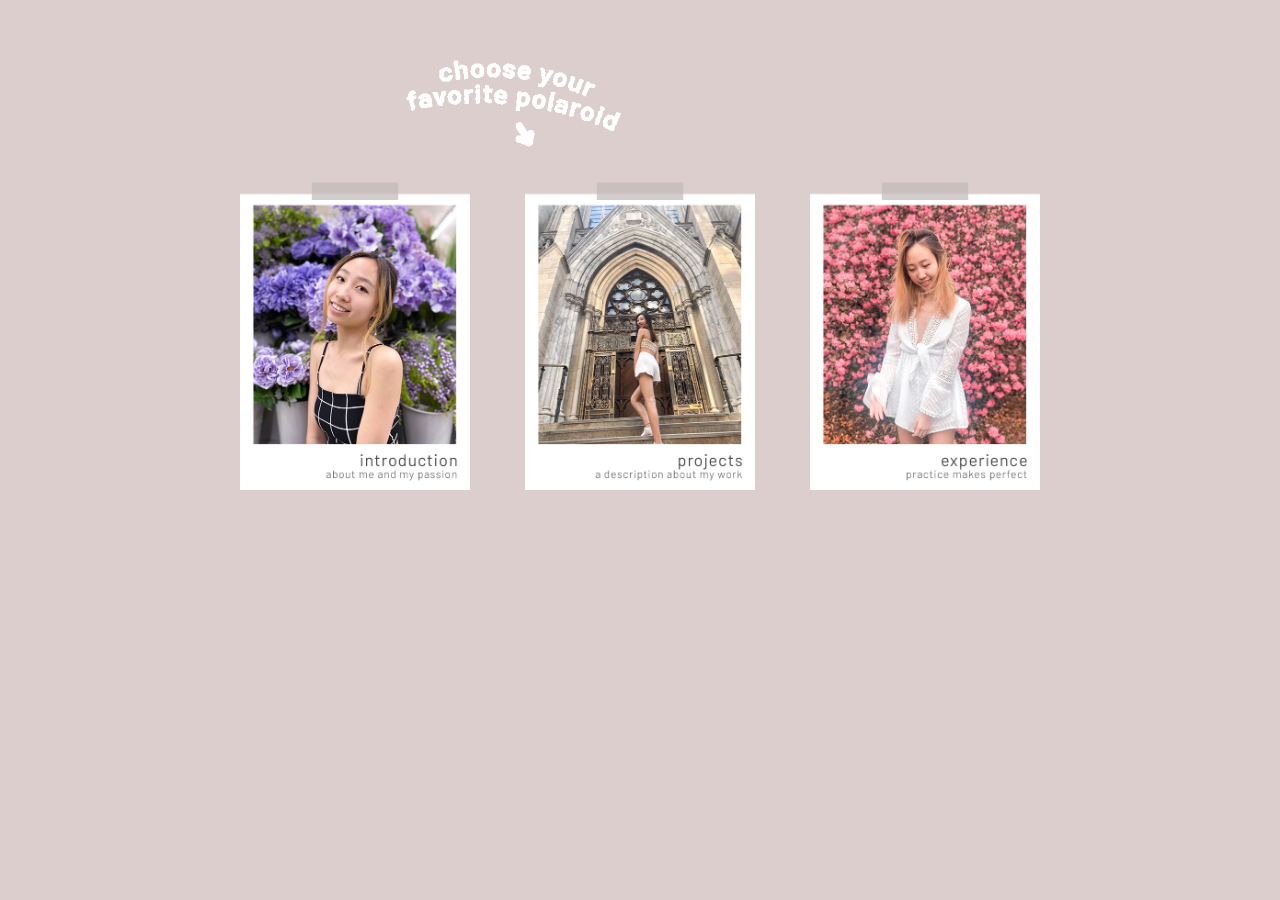
<file: About.html>
<!DOCTYPE html>
<html>

<head>
    <title>Selinie Wang - Resume 2020</title>
    <meta name=”viewport” content=”width=device-width, initial-scale=1″>
    <link rel="icon" href="./images/mystory.png">
    <link href='https://fonts.googleapis.com/css?family=Barlow:extra-light, medium, 100, 200' rel='stylesheet'>
    <link rel="stylesheet" href="https://unpkg.com/aos@next/dist/aos.css" />
    <link href="styles-about.css" rel="stylesheet">
    <link rel="stylesheet" href="https://cdnjs.cloudflare.com/ajax/libs/font-awesome/4.7.0/css/font-awesome.min.css">
</head>

<body>
    <div class="bigcontainer">
        <div class="favorite">
            <img class="favoritewidth" src="./images/Favorite.gif">
        </div>
        <div class="container">
            <div class="navigation">
                <a href="introduction.html">
                    <img class="navwidth3" src="./images/nav-about2.png">
                </a>
                <a href="projects.html">
                    <img class="navwidth3" src="./images/nav-projects2.png">
                </a>
                <a href="experience.html">
                    <img class="navwidth3" src="./images/nav-experience2.png">
                </a>
            </div>
        </div>
    </div>
</body>
</html>
</file>
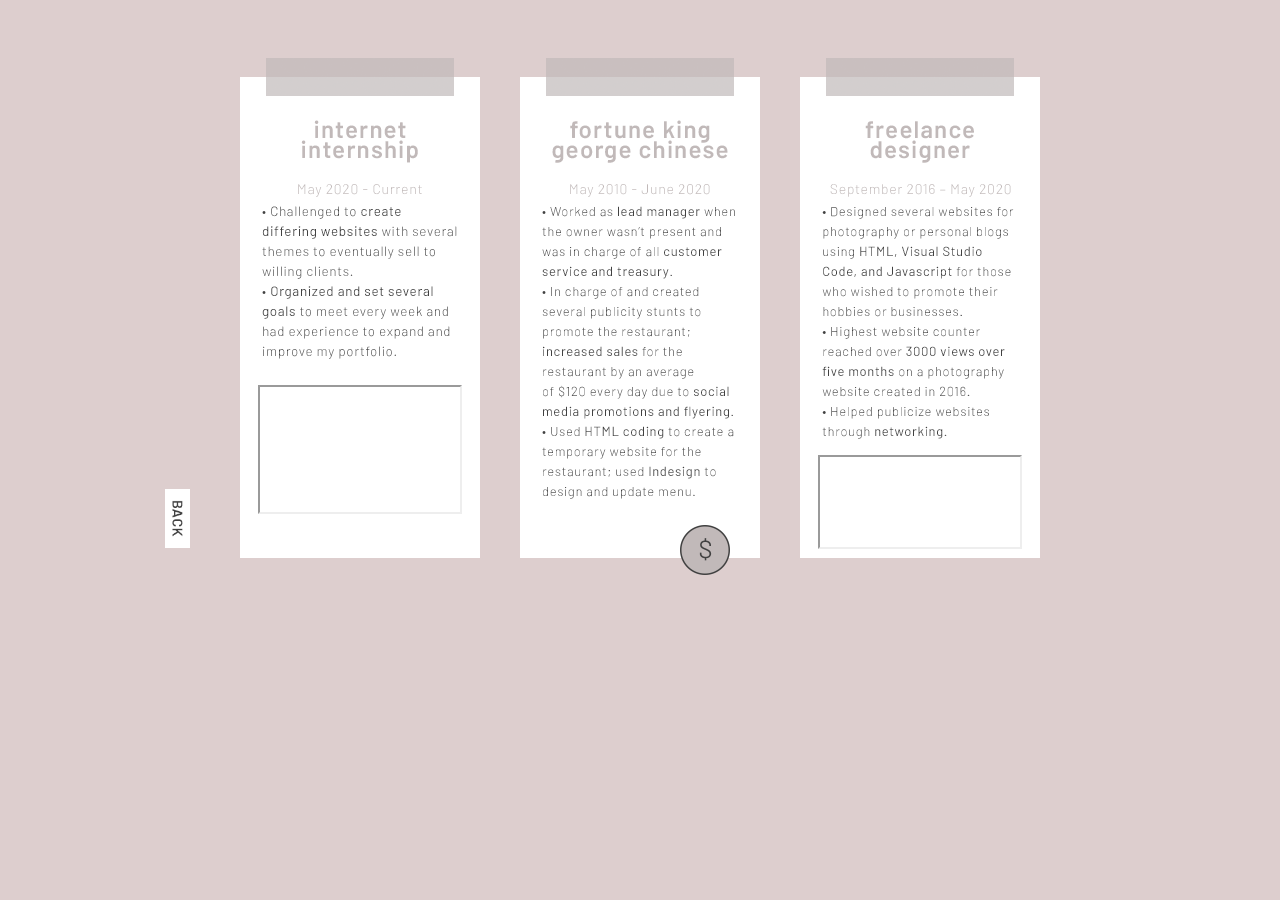
<file: experience.html>
<!DOCTYPE html>
<html>
<!-- Selinie Wang website v.2-->
<head>
    <title>Selinie Wang - Experience 经验</title>
    <meta name=”viewport” content=”width=device-width, initial-scale=1″>
    <link rel="icon" href="./images/mystory.png">
    <link href='https://fonts.googleapis.com/css?family=Barlow:extra-light, medium, 100, 200' rel='stylesheet'>
    <link rel="stylesheet" href="https://unpkg.com/aos@next/dist/aos.css" />
    <link href="styles-experience.css" rel="stylesheet">
    <link rel="stylesheet" href="https://cdnjs.cloudflare.com/ajax/libs/font-awesome/4.7.0/css/font-awesome.min.css">
</head>
<body>
    <div class="container">
        <div class="experiencetext1">
            <div class="spacing"></div>
            <div style="display: flex; justify-content: center;">
                <iframe class="yt"
                    src="https://www.youtube.com/embed/J5E4RVVQy8s">
                </iframe>
            </div>
            <a href="About.html"><img class="backbutton" src="./images/Back2.png"></a>
        </div>
        <div class="experiencetext2">
            <img class="money" src="./images/treasure.png">
        </div>
        <div class="experiencetext3">
            <div class="spacing2"></div>
            <div style="display: flex; justify-content: center;">
                <iframe class="yt2"
                    src="https://www.youtube.com/embed/dJ32qtVx0Nk?fs=0">
                </iframe>
            </div>
        </div>
    </div>
</body>
</html>
</file>
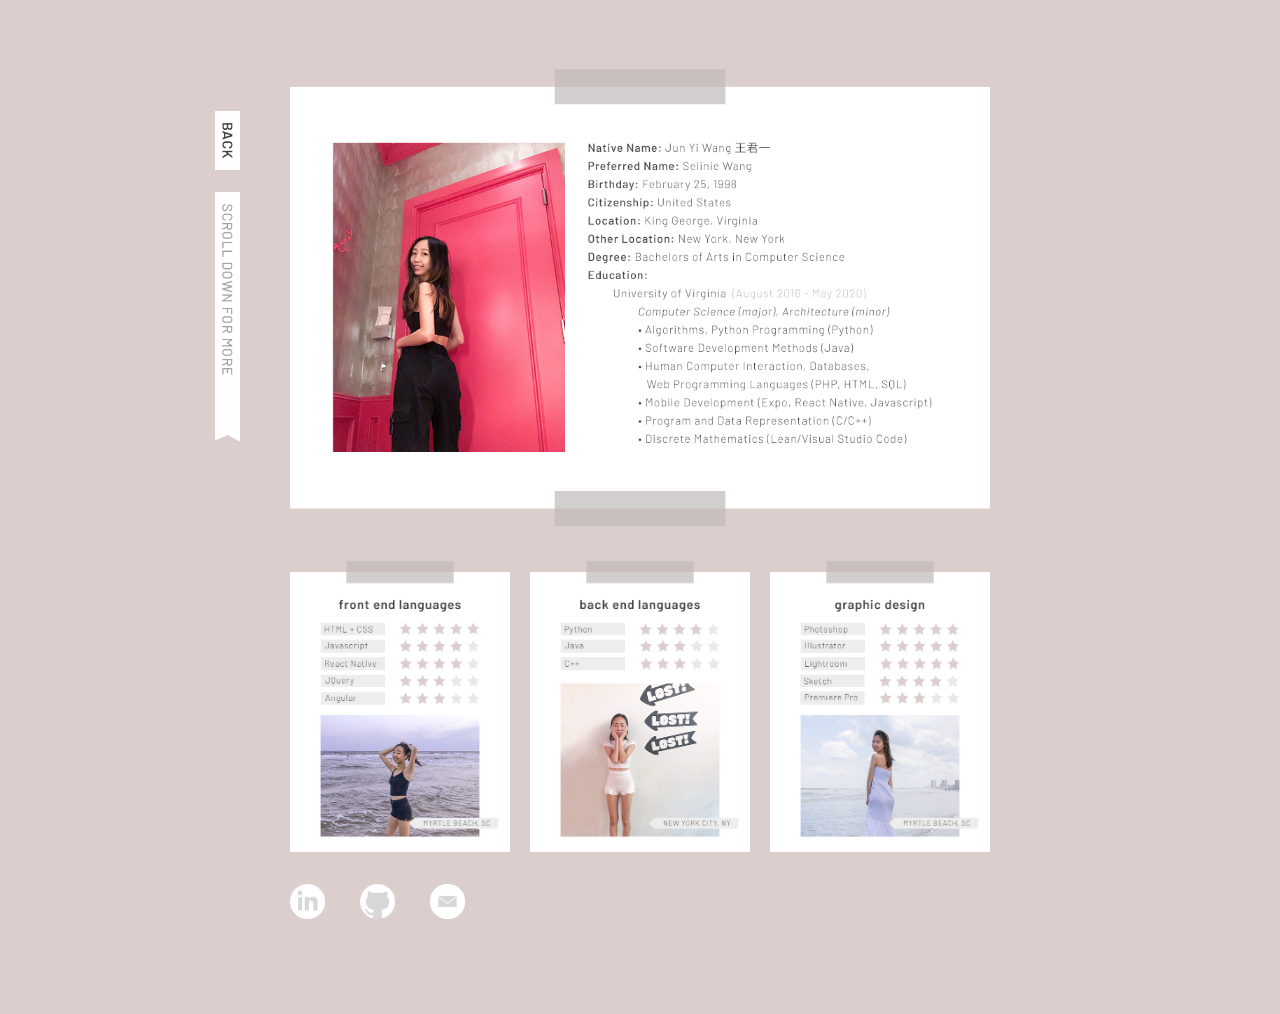
<file: introduction.html>
<!DOCTYPE html>
<html>

<head>
    <title>Selinie Wang - Introduction 介绍</title>
    <meta name=”viewport” content=”width=device-width, initial-scale=1″>
    <link rel="icon" href="./images/mystory.png">
    <link href='https://fonts.googleapis.com/css?family=Barlow:extra-light, medium, 100, 200' rel='stylesheet'>
    <link rel="stylesheet" href="https://unpkg.com/aos@next/dist/aos.css" />
    <link href="styles-introduction.css" rel="stylesheet">
    <link rel="stylesheet" href="https://cdnjs.cloudflare.com/ajax/libs/font-awesome/4.7.0/css/font-awesome.min.css">
</head>

<body>
    <script src="https://unpkg.com/aos@next/dist/aos.js"></script>
    <script>
        AOS.init({
            duration: 9000,
        })
    </script>
    <div class="thircon">
        <div class="container">
            <img class="intro" src="./images/introduction2.png">
        </div>
        <div class="finalcon">
            <a href="About.html">
                <img class="backbutton" src="./images/Back2.png">
            </a>
            <img class="scrollbutton" src="./images/Scroll-intro.png">
        </div>
        <div class="seccon">
            <div data-aos="fade-up" data-aos-duration="1500">
                <img class="skills" src="./images/introduction-front.png">
            </div>
            <div data-aos="fade-up" data-aos-duration="1500">
                <img class="skills" src="./images/introduction-back.png">
            </div>
            <div data-aos="fade-up" data-aos-duration="1500">
                <img class="skills" src="./images/introduction-design.png">
            </div>
        </div>
        <div class="contact">
            <a href="https://www.linkedin.com/in/seliniewang/"><img class="logo" src="./images/logo-linkedin.png"></a>
            <a href="https://github.com/Selinie"><img class="logo" src="./images/logo-github.png"></a>
            <a href="mailto:seliniewang7@gmail.com?subject=Mail from Website"><img class="logo" src="./images/logo-email.png"></a>
        </div>
    </div>
</body>
</html>
</file>
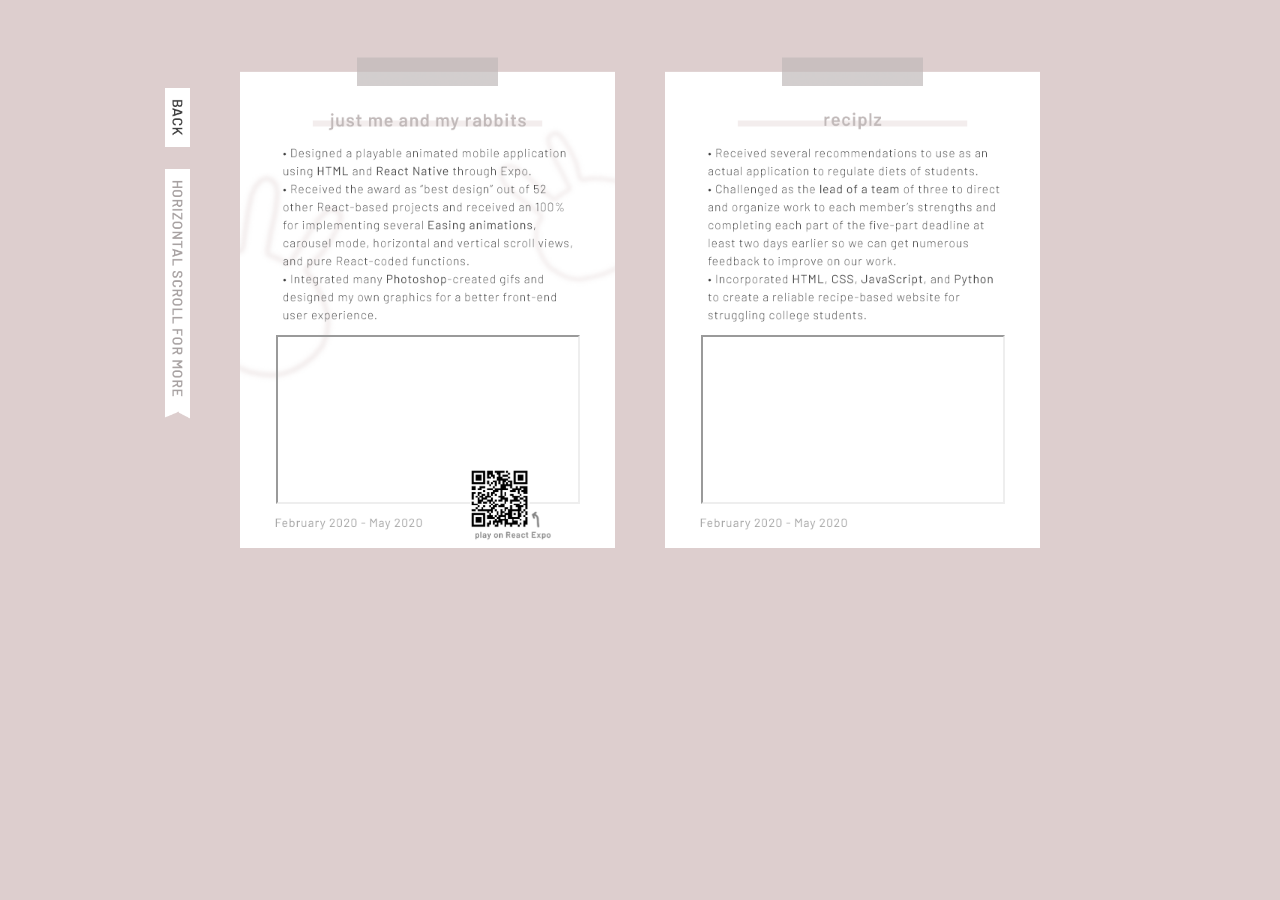
<file: projects.html>
<!DOCTYPE html>
<html>

<head>
    <title>Selinie Wang - Projects 项目</title>
    <meta name=”viewport” content=”width=device-width, initial-scale=1″>
    <link rel="icon" href="./images/mystory.png">
    <link href='https://fonts.googleapis.com/css?family=Barlow:extra-light, medium, 100, 200' rel='stylesheet'>
    <link rel="stylesheet" href="https://unpkg.com/aos@next/dist/aos.css" />
    <link href="styles-projects.css" rel="stylesheet">
    <link rel="stylesheet" href="https://cdnjs.cloudflare.com/ajax/libs/font-awesome/4.7.0/css/font-awesome.min.css">
</head>

<body>
    <div class="container">
        <div class="scroll">
            <div class="imagewidth1">
                <div class="spacing"></div>
                <div style="display: flex; justify-content: center;">
                    <iframe class="yt"
                        src="https://www.youtube.com/embed/ZARjn3hWPHU">
                    </iframe>
                </div>
                <img class="qrcode" src="./images/rabbits-QR.png">
            </div>
            <div class="imagewidth2">
                <div class="spacing"></div>
                <div style="display: flex; justify-content: center;">
                    <iframe class="yt"
                        src="https://www.youtube.com/embed/BSyiYmdFo-o">
                    </iframe>
                </div>
            </div>
            <div class="imagewidth3">
                <div class="spacing"></div>
                <div class="container3">
                    <p><a href="https://www.figma.com/proto/cOZI4lf78Jge9qnTEium1DD6/Alligators-Prototype?node-id=1%3A2&scaling=min-zoom&redirected=1&fbclid=IwAR1obWjQHkytWFsDiICQ7jq3qeDLqbqR7Z9F-Ud-0-8HEzA7CaE9vGyGlAs">
                    Click here to test prototype</a></p>
                    <p style="margin-top: -10px;"><a href="https://sites.google.com/vt.edu/hci-s19-team-alligators/">Click here to view project</a></p>
                </div>
            </div>
            <div class="imagewidth4">
                <div class="spacing"></div>
            </div>
        </div>
        <div class="finalcon">
            <a href="About.html"><img class="backbutton" src="./images/Back2.png"></a>
            <img class="scrollbutton" src="./images/Scroll.png">
        </div>
    </div>
</body>
</html>
</file>
<file: styles-about.css>
@media only screen and (min-device-width: 500px) {

    body {
        font-family: "Barlow";
        font-size: 12px;
        letter-spacing: 0.1px;
        /*background-image: url(./images/Background.gif);
        background-repeat: no-repeat;
        background-attachment: fixed;
        background-size: cover;
        background-position: 0% 60%;*/
        background-color: #ddcece;
        background-position: 0% 60%;
        margin: 0;
        display: flex;
        justify-content: center;
    }

    /*
    .bigcontainer {
        background-color: #ddcece;
        width: 1100px;
        height: 100vh;
        display: flex;
        justify-content: center;
    }
    */

    .container {
        width: 800px;
    }

    .navigation {
        margin-top: -10px;
        display: flex;
        flex-direction: row;
        justify-content: space-between;
    }

    .navwidth1 {
        width: 230px;
        height: 324px;
        background: url("./images/nav-about2.png") no-repeat;
        background-size: contain;
        display: inline-block;
    }

    .navwidth1:hover {
        background: url("./images/nav-about3.png") no-repeat;
        background-size: contain;
    }

    .navwidth2 {
        width: 230px;
        height: 324px;
        background: url("./images/nav-projects2.png") no-repeat;
        background-size: contain;
        display: inline-block;
    }

    .navwidth2:hover {
        background: url("./images/nav-projects3.png") no-repeat;
        background-size: contain;
    }

    .navwidth3 {
        width: 230px;
    }

    .favorite {
        width: 750px;
        margin-top: 50px;
    }

    .favoritewidth {
        width: 350px;
        margin-left: 100px;
    }
}

@media only screen and (max-device-width: 500px) {

    body {
        font-family: "Barlow";
        font-size: 12px;
        letter-spacing: 0.1px;
        /*background-image: url(./images/Background.gif);
        background-repeat: no-repeat;
        background-attachment: fixed;
        background-size: cover;
        background-position: 0% 60%;*/
        background-color: #ddcece;
        background-position: 0% 60%;
        margin: 0;
        display: flex;
        justify-content: center;
    }

    .container {
        width: 800px;
        display: flex;
        justify-content: center;
        margin-bottom: 200px;
    }

    .navigation {
        margin-top: -10px;
        display: flex;
        flex-direction: column;
        justify-content: center;
    }

    .navwidth3 {
        width: 575px;
    }

    .favorite {
        margin-top: 100px;
        width: 750px;
    }

    .favoritewidth {
        width: 825px;
    }

}
</file>
<file: styles-experience.css>
@media only screen and (min-device-width: 500px) {

    body {
        font-family: "Barlow";
        font-size: 12px;
        letter-spacing: 0.1px;
        background-color: #ddcece;
        background-position: 0% 60%;
        margin: 0;
        display: flex;
        justify-content: center;
    }

    .container {
        margin-top: 35px;
        width: 800px;
        display: flex;
        flex-direction: row;
        justify-content: space-between;
    }

    .experiencetext {
        width: 240px;
    }

    .spacing {
        width: 10px;
        height: 350px;
    }

    .spacing2 {
        width: 10px;
        height: 420px;
    }

    .experiencetext1 {
        width: 240px;
        height: 523px;
        background: url("./images/experience-internet2.png") no-repeat;
        background-size: contain;
        display: inline-block;
    }

    .experiencetext2 {
        width: 240px;
        height: 523px;
        background: url("./images/experience-fortune.png") no-repeat;
        background-size: contain;
        display: inline-block;
    }

    .experiencetext3 {
        width: 240px;
        height: 523px;
        background: url("./images/experience-freelance.png") no-repeat;
        background-size: contain;
        display: inline-block;
    }

    .money {
        margin-top: 490px;
        margin-left: 160px;
        width: 50px;
        height: 50px;
    }

    .backbutton {
        width: 25px;
        margin-left: -75px;
        margin-top: -25px;
    }

    .yt {
        width: 200px;
        height: 125px;
    }

    .yt2 {
        width: 200px;
        height: 90px;
    }
}

@media only screen and (max-device-width: 500px) {

    body {
        font-family: "Barlow";
        font-size: 12px;
        letter-spacing: 0.1px;
        background-color: #ddcece;
        background-position: 0% 60%;
        margin: 0;
        display: flex;
        justify-content: center;
    }

    .container {
        margin-top: 35px;
        width: 600px;
        display: flex;
        flex-direction: column;
        justify-content: center;
    }

    .spacing {
        width: 10px;
        height: 880px;
    }

    .yt {
        width: 500px;
        height: 300px;
    }

    .yt2 {
        width: 500px;
        height: 200px;
    }

    .spacing2 {
        width: 10px;
        height: 1050px;
    }

    .experiencetext1 {
        width: 600px;
        height: 1308px;
        background: url("./images/experience-internet2.png") no-repeat;
        background-size: contain;
        display: inline-block;
    }

    .experiencetext2 {
        width: 600px;
        height: 1308px;
        background: url("./images/experience-fortune.png") no-repeat;
        background-size: contain;
        display: inline-block;
    }

    .experiencetext3 {
        width: 600px;
        height: 1308px;
        background: url("./images/experience-freelance.png") no-repeat;
        background-size: contain;
        display: inline-block;
        margin-bottom: 200px;
    }

    .money {
        margin-top: 490px;
        margin-left: 160px;
        width: 50px;
        height: 50px;
        display: none;
    }

    .backbutton {
        width: 25px;
        margin-left: -75px;
        margin-top: -25px;
        display: none;
    }

}
</file>
<file: styles-introduction.css>
@media only screen and (min-device-width: 500px) {

    body {
        font-family: "Barlow";
        font-size: 12px;
        letter-spacing: 0.1px;
        background-color: #ddcece;
        background-position: 0% 60%;
        margin: 0;
        display: flex;
        justify-content: center;
    }

    .container {
        margin-top: 35px;
        width: 700px;
        display: flex;
        justify-content: center;
    }

    .intro {
        width: 700px;
    }

    .seccon {
        margin-top: 95px;
        display: flex;
        flex-direction: row;
        justify-content: space-between;
    }

    .thirdcon {
        width: 700px;
    }

    .polaroid {
        width: 220px;
        height: 300px;
        background-color: antiquewhite;
    }

    .skills {
        width: 220px;
        margin-bottom: 30px;
    }

    .backbutton {
        width: 25px;
    }

    .scrollbutton {
        width: 25px;
        margin-top: 20px;
    }

    .finalcon {
        width: 20px;
        display: flex;
        flex-direction: column;
        margin-left: -75px;
        margin-top: -415px;
    }

    .contact {
        width: 175px;
        height: 100px;
        display: flex;
        flex-direction: row;
        justify-content: space-between;
        margin-bottom: 30px;
    }

    .logo {
        width: 35px;
        height: 35px;
    }
}

@media only screen and (max-device-width: 500px) {

    body {
        font-family: "Barlow";
        font-size: 12px;
        letter-spacing: 0.1px;
        background-color: #ddcece;
        background-position: 0% 60%;
        margin: 0;
        display: flex;
        justify-content: center;
    }

    .container {
        margin-top: 35px;
        width: 700px;
        display: flex;
        justify-content: center;
    }

    .intro {
        width: 900px;
    }

    .seccon {
        margin-top: 20px;
        display: flex;
        flex-direction: column;
        justify-content: center;
    }

    .thirdcon {
        width: 700px;
    }

    .polaroid {
        width: 220px;
        height: 300px;
        background-color: antiquewhite;
    }

    .skills {
        width: 550px;
        margin-bottom: 30px;
        margin-left: 75px;
    }

    .backbutton {
        width: 25px;
    }

    .scrollbutton {
        width: 25px;
        margin-top: 20px;
    }

    .finalcon {
        width: 20px;
        display: flex;
        flex-direction: column;
        margin-left: -75px;
        margin-top: -415px;
        display: none;
    }

    .contact {
        width: 400px;
        height: 100px;
        display: flex;
        flex-direction: row;
        justify-content: space-between;
        margin-bottom: 100px;
    }

    .logo {
        margin-top: 50px;
        width: 100px;
        height: 100px;
    }
}
</file>
<file: styles-projects.css>
@media only screen and (min-device-width: 500px) {

    body {
        font-family: "Barlow";
        font-size: 12px;
        letter-spacing: 0.1px;
        background-color: #ddcece;
        background-position: 0% 60%;
        margin: 0;
        display: flex;
        justify-content: center;
    }

    .container {
        margin-top: 35px;
        width: 800px;
        height: 500px;
    }

    .imagewidth {
        width: 375px;
        margin-right: 50px;
    }

    .spacing {
        width: 375px;
        height: 310px;
    }

    .imagewidth1 {
        width: 375px;
        height: 513px;
        margin-right: 50px;
        background: url("./images/project-rabbits.png") no-repeat;
        background-size: contain;
        display: inline-block;
    }

    .imagewidth2 {
        width: 375px;
        height: 513px;
        margin-right: 50px;
        background: url("./images/project-reciplz.png") no-repeat;
        background-size: contain;
        display: inline-block;
    }

    .imagewidth3 {
        width: 375px;
        height: 513px;
        margin-right: 50px;
        background: url("./images/project-archef.png") no-repeat;
        background-size: contain;
        display: inline-block;
    }

    .imagewidth4 {
        width: 375px;
        height: 513px;
        margin-right: 50px;
        background: url("./images/projects-wafoodwa.png") no-repeat;
        background-size: contain;
        display: inline-block;
    }

    .container3 {
        margin-top: 130px;
        width: 188px;
        text-align: right;
    }

    .scroll {
        display: flex;
        overflow-x: auto;
    }

    .scroll::-webkit-scrollbar {
        display: none;
    }

    .qrcode {
        margin-top: -35px;
        margin-left: 230px;
        width: 85px;
        z-index: 100;
        position: relative;
    }

    .backbutton {
        width: 25px;
    }

    .scrollbutton {
        width: 25px;
        margin-top: 20px;
    }

    .finalcon {
        width: 20px;
        display: flex;
        flex-direction: column;
        margin-left: -75px;
        margin-top: -460px;
    }

    .yt {
        margin-top: -10px;
        width:300px;
        height:165px;
    }
}

@media only screen and (max-device-width: 500px) {

    body {
        font-family: "Barlow";
        font-size: 12px;
        letter-spacing: 0.1px;
        background-color: #ddcece;
        background-position: 0% 60%;
        margin: 0;
        display: flex;
        justify-content: center;
    }

    .container {
        margin-top: 35px;
        width: 700px;
        display: flex;
        justify-content: center;
    }

    .imagewidth {
        width: 375px;
        margin-right: 50px;
    }

    .spacing {
        width: 375px;
        height: 600px;
    }

    .imagewidth1 {
        width: 700px;
        height: 958px;
        background: url("./images/project-rabbits.png") no-repeat;
        background-size: contain;
        display: inline-block;
    }

    .imagewidth2 {
        width: 700px;
        height: 958px;
        background: url("./images/project-reciplz.png") no-repeat;
        background-size: contain;
        display: inline-block;
    }

    .imagewidth3 {
        width: 700px;
        height: 958px;
        background: url("./images/project-archef.png") no-repeat;
        background-size: contain;
        display: inline-block;
    }

    .imagewidth4 {
        width: 700px;
        height: 958px;
        background: url("./images/projects-wafoodwa.png") no-repeat;
        background-size: contain;
        display: inline-block;
    }

    .container3 {
        margin-top: 130px;
        width: 188px;
        text-align: right;
        display: none;
    }

    .qrcode {
        margin-top: -35px;
        margin-left: 520px;
        width: 100px;
        z-index: 100;
        position: relative;
    }

    .backbutton {
        width: 25px;
    }

    .scrollbutton {
        width: 25px;
        margin-top: 20px;
    }

    .finalcon {
        width: 20px;
        display: flex;
        flex-direction: column;
        margin-left: -75px;
        margin-top: -460px;
        display: none;
    }

    .yt {
        width: 575px;
        height: 250px;
    }
}
</file>
